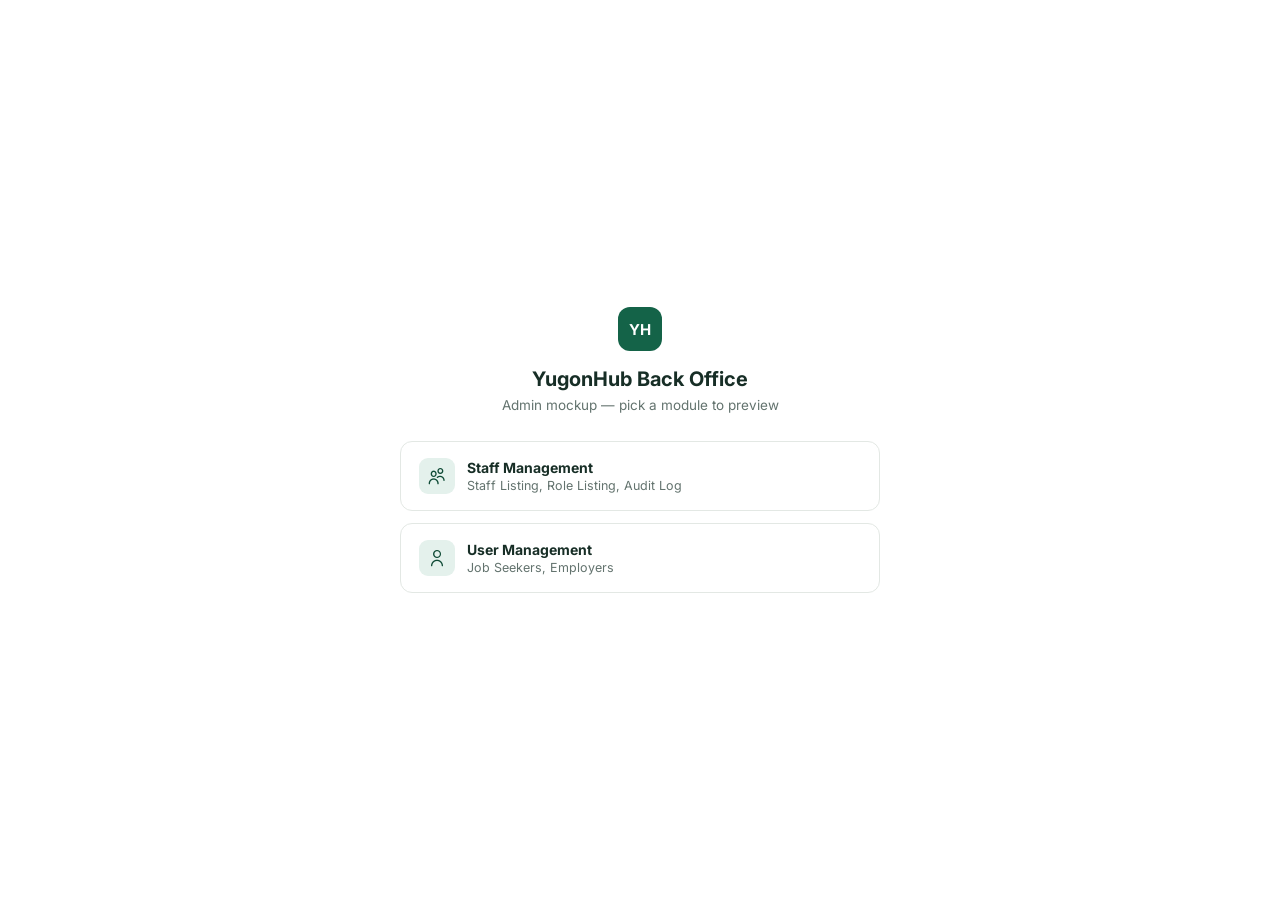
<file: index.html>
<!DOCTYPE html>
<html lang="en">
<head>
<meta charset="UTF-8">
<meta name="viewport" content="width=device-width, initial-scale=1.0">
<title>YugonHub Back Office — Mockup</title>
<link rel="preconnect" href="https://fonts.googleapis.com">
<link rel="preconnect" href="https://fonts.gstatic.com" crossorigin>
<link href="https://fonts.googleapis.com/css2?family=Inter:wght@400;500;600;700&display=swap" rel="stylesheet">
<link rel="stylesheet" href="css/style.css">
<style>
  body { align-items: center; justify-content: center; }
  .landing { max-width: 480px; width: 92vw; text-align: center; padding: 40px 0; }
  .landing .brand-badge { width: 44px; height: 44px; border-radius: 12px; font-size: 15px; margin: 0 auto 16px; }
  .landing h1 { font-size: 20px; margin: 0 0 6px; }
  .landing p { color: var(--text-muted); font-size: 13.5px; margin: 0 0 28px; }
  .landing-links { display: flex; flex-direction: column; gap: 12px; }
  .landing-link {
    display: flex; align-items: center; gap: 12px; text-align: left; padding: 16px 18px;
    border: 1px solid var(--border); border-radius: 12px; background: var(--surface);
    transition: border-color 0.15s ease, box-shadow 0.15s ease;
  }
  .landing-link:hover { border-color: var(--primary); box-shadow: var(--shadow); }
  .landing-link .ico { width: 36px; height: 36px; border-radius: 9px; background: var(--primary-tint); color: var(--primary-dark); display: flex; align-items: center; justify-content: center; flex-shrink: 0; }
  .landing-link .txt .t { font-weight: 700; font-size: 14px; }
  .landing-link .txt .d { font-size: 12.5px; color: var(--text-muted); margin-top: 2px; }
</style>
</head>
<body>
  <div class="landing">
    <div class="brand-badge">YH</div>
    <h1>YugonHub Back Office</h1>
    <p>Admin mockup &mdash; pick a module to preview</p>
    <div class="landing-links">
      <a class="landing-link" href="staff_management.html">
        <div class="ico"><i class="fi fi-rr-users"></i></div>
        <div class="txt"><div class="t">Staff Management</div><div class="d">Staff Listing, Role Listing, Audit Log</div></div>
      </a>
      <a class="landing-link" href="user_management.html">
        <div class="ico"><i class="fi fi-rr-user"></i></div>
        <div class="txt"><div class="t">User Management</div><div class="d">Job Seekers, Employers</div></div>
      </a>
    </div>
  </div>
</body>
</html>
</file>
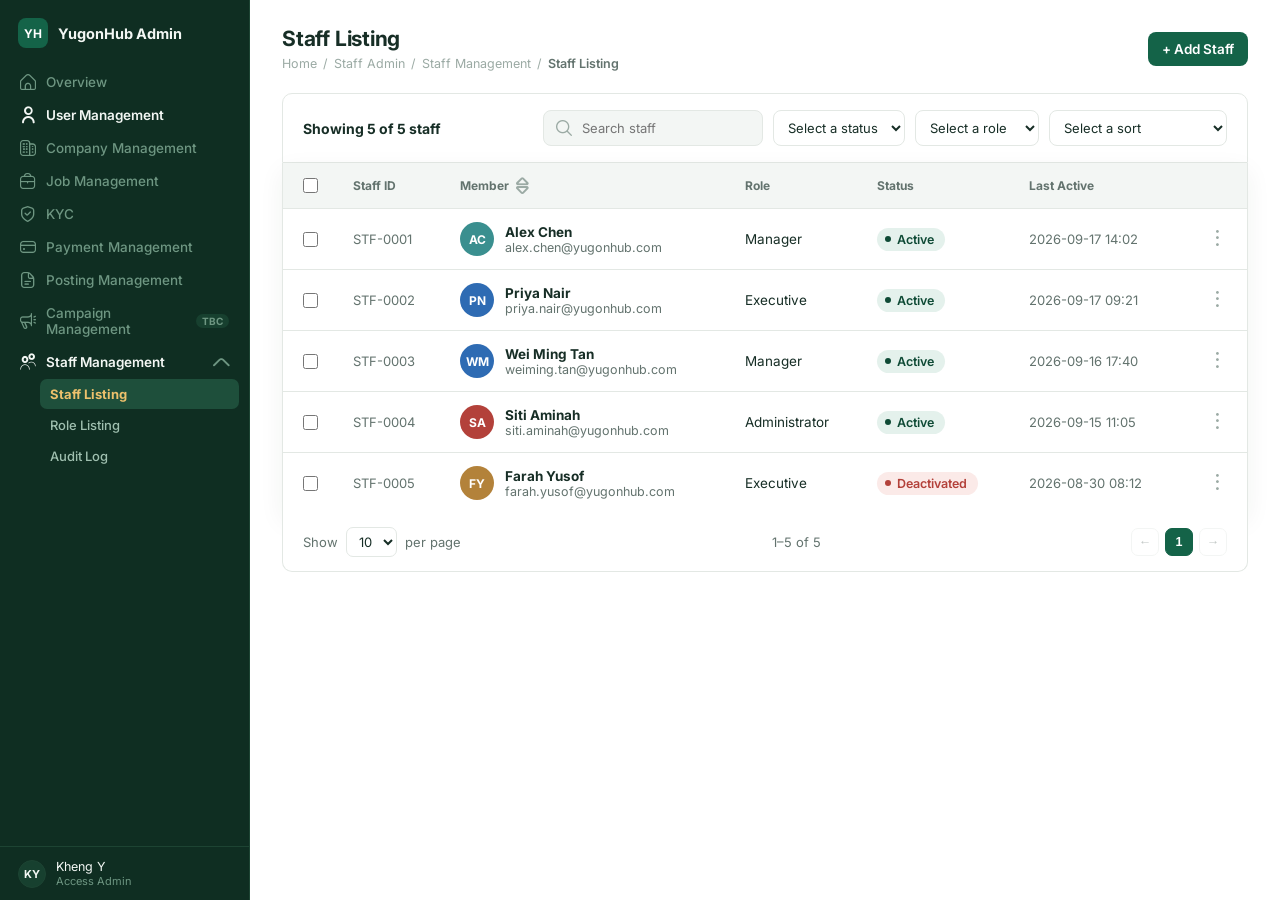
<file: staff_management.html>
<!DOCTYPE html>
<html lang="en">
<head>
<meta charset="UTF-8">
<meta name="viewport" content="width=device-width, initial-scale=1.0">
<title>YugonHub Staff Admin — Staff Management</title>
<link rel="preconnect" href="https://fonts.googleapis.com">
<link rel="preconnect" href="https://fonts.gstatic.com" crossorigin>
<link href="https://fonts.googleapis.com/css2?family=Inter:wght@400;500;600;700&display=swap" rel="stylesheet">
<link rel="stylesheet" href="css/style.css">
</head>
<body>

<!-- ================= SIDEBAR ================= -->
<div class="sidebar">
  <div class="sidebar-head">
    <div class="brand-badge">YH</div>
    <div class="brand-name">YugonHub Admin</div>
  </div>
  <!-- <div class="sidebar-search">
    <i class="fi fi-rr-search"></i>
    Search <span class="kbd">&#8984; /</span>
  </div> -->
  <div class="nav">
    <div class="nav-item disabled"><i class="fi fi-rr-home"></i> Overview</div>
    <a class="nav-item" href="user_management.html"><i class="fi fi-rr-user"></i> User Management</a>
    <div class="nav-item disabled"><i class="fi fi-rr-building"></i> Company Management</div>
    <div class="nav-item disabled"><i class="fi fi-rr-briefcase"></i> Job Management</div>
    <div class="nav-item disabled"><i class="fi fi-rr-shield-check"></i> KYC</div>
    <div class="nav-item disabled"><i class="fi fi-rr-credit-card"></i> Payment Management</div>
    <div class="nav-item disabled"><i class="fi fi-rr-document"></i> Posting Management</div>
    <div class="nav-item disabled">
      <i class="fi fi-rr-megaphone"></i>
      Campaign Management <span class="nav-note">TBC</span>
    </div>

    <div class="nav-group">
      <div class="nav-item" id="staff-nav-toggle">
        <i class="fi fi-rr-users"></i>
        Staff Management
        <i class="fi fi-rr-angle-down chev open" id="staff-nav-chev"></i>
      </div>
      <div class="nav-sub open" id="staff-nav-sub">
        <div class="nav-sub-item active" data-view="staff">Staff Listing</div>
        <div class="nav-sub-item" data-view="role">Role Listing</div>
        <div class="nav-sub-item" data-view="audit">Audit Log</div>
      </div>
    </div>
  </div>
  <div class="sidebar-foot">
    <div class="avatar">KY</div>
    <div class="who">Kheng Y<div class="role">Access Admin</div></div>
  </div>
</div>

<!-- ================= MAIN ================= -->
<div class="main">
  <div class="page">

    <div class="header-row">
      <div class="header-left">
        <h1 id="page-title">Staff Listing</h1>
        <div class="crumbs">Home <span class="sep">/</span> Staff Admin <span class="sep">/</span> Staff Management <span class="sep">/</span> <span class="current" id="crumb-current">Staff Listing</span></div>
      </div>
      <div class="header-actions">
        <button class="btn btn-ghost" style="display:none;"><i class="fi fi-rr-download"></i> Export</button>
        <button class="btn btn-primary" id="btn-add-staff">+ Add Staff</button>
        <button class="btn btn-primary" id="btn-add-role" style="display:none;">+ Add Role</button>
      </div>
    </div>

    <!-- ===================== STAFF LISTING ===================== -->
    <div class="view active" id="view-staff">
      <div class="toolbar">
        <div class="toolbar-title" id="staff-showing">Showing 5 of 5 staff</div>
        <div class="toolbar-controls">
          <div class="search-input">
            <i class="fi fi-rr-search"></i>
            <input id="staff-search" placeholder="Search staff">
          </div>
          <select class="select-ctl" id="staff-status-filter">
            <option value="">Select a status</option>
            <option value="Active">Active</option>
            <option value="Deactivated">Deactivated</option>
          </select>
          <select class="select-ctl" id="staff-role-filter">
            <option value="">Select a role</option>
            <option value="Administrator">Administrator</option>
            <option value="Manager">Manager</option>
            <option value="Executive">Executive</option>
          </select>
          <select class="select-ctl" id="staff-sort">
            <option value="name">Select a sort</option>
            <option value="name">Name (A&ndash;Z)</option>
            <option value="recent">Most recently created</option>
          </select>
          <button class="filter-btn" style="display:none;"><i class="fi fi-rr-filter"></i> Filters</button>
        </div>
      </div>
      <div class="table-card">
        <table>
          <thead>
            <tr>
              <th class="col-check"><input type="checkbox" id="staff-check-all"></th>
              <th><div class="th-inner">Staff ID</div></th>
              <th><div class="th-inner">Member <i class="fi fi-rr-sort sort-ic"></i></div></th>
              <th><div class="th-inner">Role</div></th>
              <th><div class="th-inner">Status</div></th>
              <th><div class="th-inner">Last Active</div></th>
              <th></th>
            </tr>
          </thead>
          <tbody id="staff-tbody"></tbody>
        </table>
      </div>
      <div class="pagination">
        <div class="per-page">Show <select><option>10</option></select> per page</div>
        <div id="staff-page-info">1&ndash;5 of 5</div>
        <div class="page-controls">
          <button class="page-btn" disabled>&#8592;</button>
          <button class="page-btn active">1</button>
          <button class="page-btn" disabled>&#8594;</button>
        </div>
      </div>
    </div>

    <!-- ===================== ROLE LISTING ===================== -->
    <div class="view" id="view-role">
      <div class="toolbar">
        <div class="toolbar-title" id="role-showing">Showing 8 of 8 roles</div>
        <div class="toolbar-controls">
          <div class="search-input">
            <i class="fi fi-rr-search"></i>
            <input id="role-search" placeholder="Search roles">
          </div>
          <select class="select-ctl" id="role-sort">
            <option value="">Select a sort</option>
            <option value="name">Name (A&ndash;Z)</option>
            <option value="count">Most staff assigned</option>
          </select>
          <button class="filter-btn" style="display:none;"><i class="fi fi-rr-filter"></i> Filters</button>
        </div>
      </div>
      <div class="table-card">
        <table>
          <thead>
            <tr>
              <th class="col-check"><input type="checkbox" id="role-check-all"></th>
              <th><div class="th-inner">Role <i class="fi fi-rr-sort sort-ic"></i></div></th>
              <th><div class="th-inner">Role Status</div></th>
              <th><div class="th-inner">Functions Assigned</div></th>
              <th><div class="th-inner">Staff Assigned</div></th>
              <th><div class="th-inner">Last Updated</div></th>
              <th></th>
            </tr>
          </thead>
          <tbody id="role-tbody"></tbody>
        </table>
      </div>
      <div class="pagination">
        <div class="per-page">Show <select><option>10</option></select> per page</div>
        <div id="role-page-info">1&ndash;8 of 8</div>
        <div class="page-controls">
          <button class="page-btn" disabled>&#8592;</button>
          <button class="page-btn active">1</button>
          <button class="page-btn" disabled>&#8594;</button>
        </div>
      </div>
    </div>

    <!-- ===================== AUDIT LOG (combined) ===================== -->
    <div class="view" id="view-audit">
      <div class="toolbar">
        <div class="toolbar-title" id="audit-showing">Showing 0 of 0 events</div>
        <div class="toolbar-controls">
          <div class="search-input">
            <i class="fi fi-rr-search"></i>
            <input id="audit-search" placeholder="Search audit log">
          </div>
          <select class="select-ctl" id="audit-category-filter">
            <option value="">All categories</option>
            <option value="Staff">Staff</option>
            <option value="Role">Role</option>
          </select>
          <select class="select-ctl" id="audit-sort">
            <option value="newest">Newest first</option>
            <option value="oldest">Oldest first</option>
          </select>
          <button class="filter-btn" style="display:none;"><i class="fi fi-rr-filter"></i> Filters</button>
        </div>
      </div>
      <div class="table-card">
        <table class="audit-table">
          <thead>
            <tr>
              <th><div class="th-inner">Date/Time</div></th>
              <th><div class="th-inner">Category</div></th>
              <th><div class="th-inner">Staff ID</div></th>
              <th><div class="th-inner">Role</div></th>
              <th><div class="th-inner">Action</div></th>
              <th><div class="th-inner">Previous Value</div></th>
              <th><div class="th-inner">New Value</div></th>
            </tr>
          </thead>
          <tbody id="audit-tbody"></tbody>
        </table>
      </div>
      <div class="pagination">
        <div class="per-page">Show <select><option>10</option></select> per page</div>
        <div id="audit-page-info">0 of 0</div>
        <div class="page-controls">
          <button class="page-btn" disabled>&#8592;</button>
          <button class="page-btn active">1</button>
          <button class="page-btn" disabled>&#8594;</button>
        </div>
      </div>
    </div>

  </div>
</div>

<!-- ===================== OVERLAY ===================== -->
<div class="overlay" id="overlay"></div>

<!-- ===================== STAFF DRAWER ===================== -->
<div class="drawer" id="staff-drawer">
  <div class="drawer-head">
    <div><h2 id="staff-drawer-title">Add Staff</h2><div class="drawer-sub" id="staff-drawer-sub">New staff account</div></div>
    <button class="drawer-close" data-close><i class="fi fi-rr-cross-small"></i></button>
  </div>
  <div class="drawer-tabs" id="staff-drawer-tabs">
    <button class="drawer-tab active" data-dtab="staff-details">Details</button>
    <button class="drawer-tab" data-dtab="staff-audit">Audit Log</button>
  </div>
  <div class="drawer-body">
    <div class="drawer-tabbody active" id="staff-details">
      <div class="field" id="staff-id-field">
        <label>Staff ID</label>
        <div class="value" data-view-field="staffId"></div>
        <div class="field-hint">Automatically generated by the system upon account creation.</div>
      </div>
      <div class="field"><label>Full Name</label><div class="value" data-view-field="name"></div><input data-edit-field="name" style="display:none"></div>
      <div class="field"><label>Email</label><div class="value" data-view-field="email"></div><input data-edit-field="email" style="display:none"></div>
      <div class="field">
        <label>Role</label><div class="value" data-view-field="role"></div>
        <select data-edit-field="role" style="display:none">
          <option>Administrator</option><option>Manager</option><option>Executive</option>
        </select>
        <div class="field-hint">Role determines back-office function access. Current role names are still pending Product confirmation.</div>
      </div>
      <div class="field" id="staff-status-field">
        <label>Status</label><div class="value" data-view-field="statusLabel"></div>
        <select data-edit-field="status" style="display:none"><option value="Active">Active</option><option value="Deactivated">Deactivated</option></select>
      </div>
      <div class="field" id="staff-created-field">
        <label>Created Date</label>
        <div class="value" data-view-field="createdDate"></div>
      </div>
      <div class="field" id="staff-updated-field">
        <label>Last Updated</label>
        <div class="value" data-view-field="lastUpdated"></div>
      </div>
    </div>
    <div class="drawer-tabbody" id="staff-audit">
      <table class="audit-table">
        <thead><tr><th>Date/Time</th><th>Staff ID</th><th>Role</th><th>Action</th><th>Previous Value</th><th>New Value</th></tr></thead>
        <tbody id="staff-audit-rows"></tbody>
      </table>
    </div>
  </div>
  <div class="drawer-foot" id="staff-drawer-foot"></div>
</div>

<!-- ===================== ROLE DRAWER ===================== -->
<div class="drawer" id="role-drawer">
  <div class="drawer-head">
    <div><h2 id="role-drawer-title">Add Role</h2><div class="drawer-sub" id="role-drawer-sub">New role template</div></div>
    <button class="drawer-close" data-close><i class="fi fi-rr-cross-small"></i></button>
  </div>
  <div class="drawer-tabs" id="role-drawer-tabs">
    <button class="drawer-tab active" data-dtab="role-details">Details</button>
    <button class="drawer-tab" data-dtab="role-function">Function Assignment</button>
    <button class="drawer-tab" data-dtab="role-audit">Audit Log</button>
  </div>
  <div class="drawer-body">
    <div class="drawer-tabbody active" id="role-details">
      <div class="field"><label>Role Name</label><div class="value" data-view-field="roleName"></div><input data-edit-field="roleName" style="display:none"></div>
      <div class="field" id="role-status-field">
        <label>Role Status</label><div class="value" data-view-field="roleStatusLabel"></div>
        <select data-edit-field="roleStatus" style="display:none"><option value="Active">Active</option><option value="Deactivated">Deactivated</option></select>
      </div>
      <div class="field" id="role-created-field">
        <label>Created Date</label><div class="value" data-view-field="roleCreated"></div>
      </div>
      <div class="field" id="role-updated-field">
        <label>Last Updated</label><div class="value" data-view-field="roleUpdated"></div>
      </div>
      <div class="empty-note">A Role is a predefined set of access permissions determining which back-office functions a staff member can access. Current role names (Administrator, Manager, Executive) are still pending Product confirmation.</div>
    </div>
    <div class="drawer-tabbody" id="role-function">
      <p class="muted-cell" style="margin-top:0;">Based on the current Staff Management scope. Final function list is still pending Product confirmation.</p>
      <div class="fn-group">
        <p class="fn-group-title">Staff Management</p>
        <div id="fn-group-staff"></div>
      </div>
      <div class="fn-group">
        <p class="fn-group-title">Role Management</p>
        <div id="fn-group-role"></div>
      </div>
    </div>
    <div class="drawer-tabbody" id="role-audit">
      <table class="audit-table">
        <thead><tr><th>Date/Time</th><th>Staff ID</th><th>Role</th><th>Action</th><th>Previous Value</th><th>New Value</th></tr></thead>
        <tbody id="role-audit-rows"></tbody>
      </table>
    </div>
  </div>
  <div class="drawer-foot" id="role-drawer-foot"></div>
</div>

<script src="js/script.js"></script>
</body>
</html>
</file>
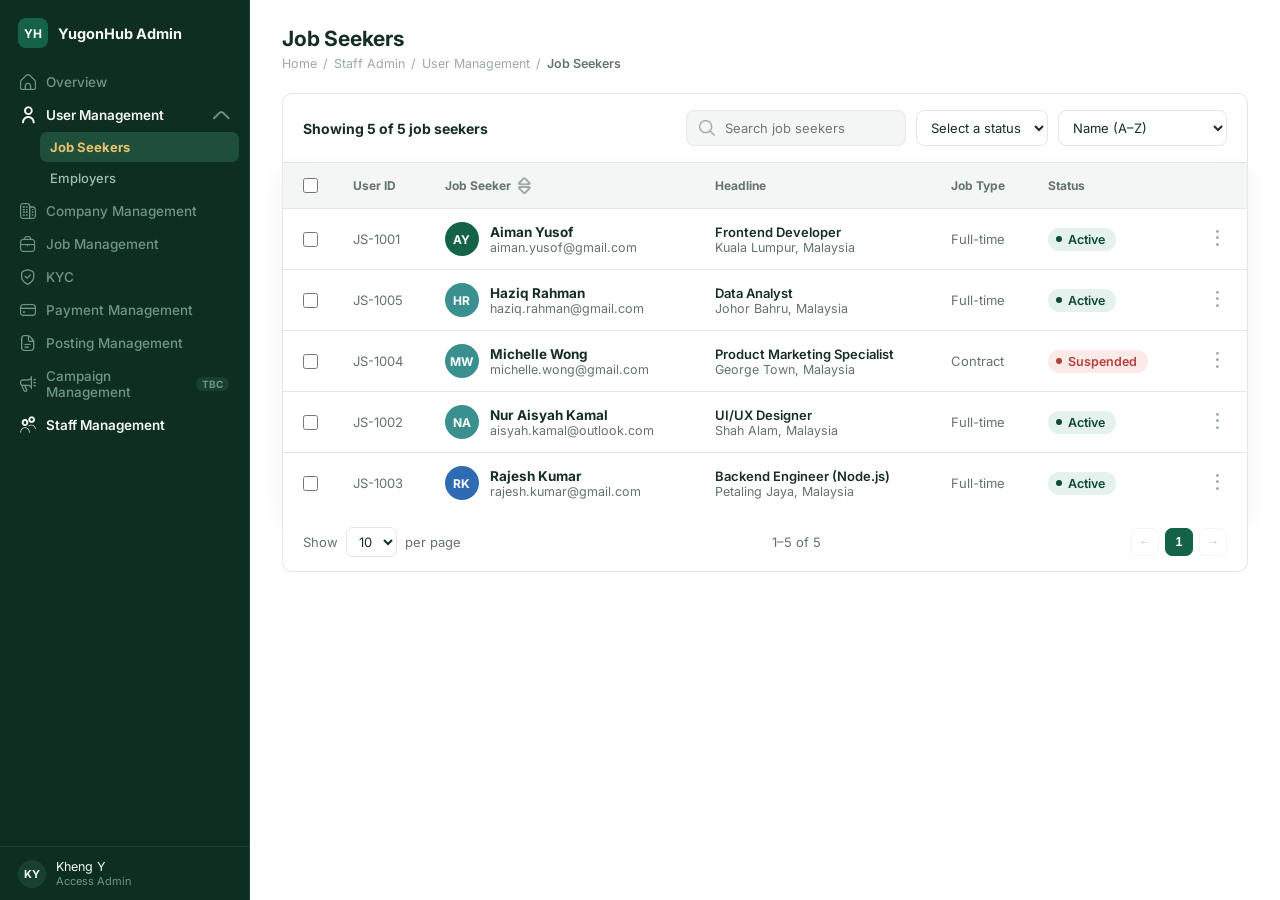
<file: user_management.html>
<!DOCTYPE html>
<html lang="en">
<head>
<meta charset="UTF-8">
<meta name="viewport" content="width=device-width, initial-scale=1.0">
<title>YugonHub Staff Admin — User Management</title>
<link rel="preconnect" href="https://fonts.googleapis.com">
<link rel="preconnect" href="https://fonts.gstatic.com" crossorigin>
<link href="https://fonts.googleapis.com/css2?family=Inter:wght@400;500;600;700&display=swap" rel="stylesheet">
<link rel="stylesheet" href="css/style.css">
<link rel="stylesheet" href="css/user-management.css">
</head>
<body>

<!-- ================= SIDEBAR ================= -->
<div class="sidebar">
  <div class="sidebar-head">
    <div class="brand-badge">YH</div>
    <div class="brand-name">YugonHub Admin</div>
  </div>
  <div class="nav">
    <div class="nav-item disabled"><i class="fi fi-rr-home"></i> Overview</div>

    <div class="nav-group">
      <div class="nav-item" id="user-nav-toggle">
        <i class="fi fi-rr-user"></i>
        User Management
        <i class="fi fi-rr-angle-down chev open" id="user-nav-chev"></i>
      </div>
      <div class="nav-sub open" id="user-nav-sub">
        <div class="nav-sub-item active" data-view="jobseeker">Job Seekers</div>
        <div class="nav-sub-item" data-view="employer">Employers</div>
      </div>
    </div>

    <div class="nav-item disabled"><i class="fi fi-rr-building"></i> Company Management</div>
    <div class="nav-item disabled"><i class="fi fi-rr-briefcase"></i> Job Management</div>
    <div class="nav-item disabled"><i class="fi fi-rr-shield-check"></i> KYC</div>
    <div class="nav-item disabled"><i class="fi fi-rr-credit-card"></i> Payment Management</div>
    <div class="nav-item disabled"><i class="fi fi-rr-document"></i> Posting Management</div>
    <div class="nav-item disabled">
      <i class="fi fi-rr-megaphone"></i>
      Campaign Management <span class="nav-note">TBC</span>
    </div>
    <a class="nav-item" href="staff_management.html">
      <i class="fi fi-rr-users"></i>
      Staff Management
    </a>
  </div>
  <div class="sidebar-foot">
    <div class="avatar">KY</div>
    <div class="who">Kheng Y<div class="role">Access Admin</div></div>
  </div>
</div>

<!-- ================= MAIN ================= -->
<div class="main">
  <div class="page">

    <div class="header-row">
      <div class="header-left">
        <h1 id="page-title">Job Seekers</h1>
        <div class="crumbs">Home <span class="sep">/</span> Staff Admin <span class="sep">/</span> User Management <span class="sep">/</span> <span class="current" id="crumb-current">Job Seekers</span></div>
      </div>
      <div class="header-actions">
        <button class="btn btn-ghost" style="display:none;"><i class="fi fi-rr-download"></i> Export</button>
      </div>
    </div>

    <!-- ===================== JOB SEEKER LISTING ===================== -->
    <div class="view active" id="view-jobseeker">
      <div class="toolbar">
        <div class="toolbar-title" id="js-showing">Showing 5 of 5 job seekers</div>
        <div class="toolbar-controls">
          <div class="search-input">
            <i class="fi fi-rr-search"></i>
            <input id="js-search" placeholder="Search job seekers">
          </div>
          <select class="select-ctl" id="js-status-filter">
            <option value="">Select a status</option>
            <option value="Active">Active</option>
            <option value="Suspended">Suspended</option>
          </select>
          <select class="select-ctl" id="js-sort">
            <option value="name">Name (A&ndash;Z)</option>
            <option value="recent">Most recently joined</option>
          </select>
          <button class="filter-btn" style="display:none;"><i class="fi fi-rr-filter"></i> Filters</button>
        </div>
      </div>
      <div class="table-card">
        <table>
          <thead>
            <tr>
              <th class="col-check"><input type="checkbox" id="js-check-all"></th>
              <th><div class="th-inner">User ID</div></th>
              <th><div class="th-inner">Job Seeker <i class="fi fi-rr-sort sort-ic"></i></div></th>
              <th><div class="th-inner">Headline</div></th>
              <th><div class="th-inner">Job Type</div></th>
              <th><div class="th-inner">Status</div></th>
              <th></th>
            </tr>
          </thead>
          <tbody id="js-tbody"></tbody>
        </table>
      </div>
      <div class="pagination">
        <div class="per-page">Show <select><option>10</option></select> per page</div>
        <div id="js-page-info">1&ndash;5 of 5</div>
        <div class="page-controls">
          <button class="page-btn" disabled>&#8592;</button>
          <button class="page-btn active">1</button>
          <button class="page-btn" disabled>&#8594;</button>
        </div>
      </div>
    </div>

    <!-- ===================== EMPLOYER LISTING ===================== -->
    <div class="view" id="view-employer">
      <div class="toolbar">
        <div class="toolbar-title" id="emp-showing">Showing 4 of 4 employers</div>
        <div class="toolbar-controls">
          <div class="search-input">
            <i class="fi fi-rr-search"></i>
            <input id="emp-search" placeholder="Search employers">
          </div>
          <select class="select-ctl" id="emp-status-filter">
            <option value="">Select a status</option>
            <option value="Active">Active</option>
            <option value="Pending Verification">Pending Verification</option>
            <option value="Suspended">Suspended</option>
          </select>
          <button class="filter-btn" style="display:none;"><i class="fi fi-rr-filter"></i> Filters</button>
        </div>
      </div>
      <div class="table-card">
        <table>
          <thead>
            <tr>
              <th class="col-check"><input type="checkbox" id="emp-check-all"></th>
              <th><div class="th-inner">Employer ID</div></th>
              <th><div class="th-inner">Company <i class="fi fi-rr-sort sort-ic"></i></div></th>
              <th><div class="th-inner">Industry</div></th>
              <th><div class="th-inner">Company Size</div></th>
              <th><div class="th-inner">Status</div></th>
              <th></th>
            </tr>
          </thead>
          <tbody id="emp-tbody"></tbody>
        </table>
      </div>
      <div class="pagination">
        <div class="per-page">Show <select><option>10</option></select> per page</div>
        <div id="emp-page-info">1&ndash;4 of 4</div>
        <div class="page-controls">
          <button class="page-btn" disabled>&#8592;</button>
          <button class="page-btn active">1</button>
          <button class="page-btn" disabled>&#8594;</button>
        </div>
      </div>
    </div>

  </div>
</div>

<!-- ===================== OVERLAY ===================== -->
<div class="overlay" id="overlay"></div>

<!-- ===================== JOB SEEKER DRAWER ===================== -->
<div class="drawer" id="jobseeker-drawer">
  <div class="drawer-head">
    <div><h2 id="jobseeker-drawer-title">Job Seeker Details</h2><div class="drawer-sub" id="jobseeker-drawer-sub"></div></div>
    <button class="drawer-close" data-close><i class="fi fi-rr-cross-small"></i></button>
  </div>
  <div class="drawer-tabs" id="jobseeker-drawer-tabs">
    <button class="drawer-tab active" data-dtab="jobseeker-profile">Profile</button>
    <button class="drawer-tab" data-dtab="jobseeker-cv">Resume / CV</button>
    <button class="drawer-tab" data-dtab="jobseeker-experience">Experience</button>
    <button class="drawer-tab" data-dtab="jobseeker-projects">Projects</button>
    <button class="drawer-tab" data-dtab="jobseeker-education">Education</button>
  </div>
  <div class="drawer-body">
    <div class="drawer-tabbody active" id="jobseeker-profile">
      <div class="section-block">
        <p class="section-title">Personal Information</p>
        <div class="detail-grid">
          <div class="field"><label>User ID</label><div class="value" data-view-field="userId"></div></div>
          <div class="field"><label>Status</label>
            <div class="value" data-view-field="statusLabel"></div>
            <select data-edit-field="status" style="display:none"><option value="Active">Active</option><option value="Suspended">Suspended</option></select>
          </div>
          <div class="field"><label>Full Name</label><div class="value" data-view-field="name"></div></div>
          <div class="field"><label>Preferred Job Type</label><div class="value" data-view-field="preferredJobType"></div></div>
          <div class="field"><label>Email</label><div class="value" data-view-field="email"></div></div>
          <div class="field"><label>Phone</label><div class="value" data-view-field="phone"></div></div>
          <div class="field full"><label>Location</label><div class="value" data-view-field="location"></div></div>
          <div class="field"><label>Joined Date</label><div class="value" data-view-field="joined"></div></div>
          <div class="field"><label>Last Active</label><div class="value" data-view-field="lastActive"></div></div>
        </div>
      </div>
      <div class="section-block">
        <p class="section-title">Headline</p>
        <div class="value" data-view-field="headline"></div>
      </div>
      <div class="section-block">
        <p class="section-title">Professional Summary</p>
        <div class="value" data-view-field="bio"></div>
      </div>
      <div class="section-block">
        <p class="section-title">Skills</p>
        <div class="chip-row" data-view-field="skills"></div>
      </div>
    </div>
    <div class="drawer-tabbody" id="jobseeker-cv"></div>
    <div class="drawer-tabbody" id="jobseeker-experience"></div>
    <div class="drawer-tabbody" id="jobseeker-projects"></div>
    <div class="drawer-tabbody" id="jobseeker-education"></div>
  </div>
  <div class="drawer-foot" id="jobseeker-drawer-foot"></div>
</div>

<!-- ===================== EMPLOYER DRAWER ===================== -->
<div class="drawer" id="employer-drawer">
  <div class="drawer-head">
    <div><h2 id="employer-drawer-title">Employer Details</h2><div class="drawer-sub" id="employer-drawer-sub"></div></div>
    <button class="drawer-close" data-close><i class="fi fi-rr-cross-small"></i></button>
  </div>
  <div class="drawer-tabs" id="employer-drawer-tabs">
    <button class="drawer-tab active" data-dtab="employer-profile">Company Profile</button>
    <button class="drawer-tab" data-dtab="employer-contact">Contact Person</button>
  </div>
  <div class="drawer-body">
    <div class="drawer-tabbody active" id="employer-profile">
      <div class="section-block">
        <p class="section-title">Company Information</p>
        <div class="detail-grid">
          <div class="field"><label>Employer ID</label><div class="value" data-view-field="employerId"></div></div>
          <div class="field"><label>Status</label>
            <div class="value" data-view-field="statusLabel"></div>
            <select data-edit-field="status" style="display:none">
              <option value="Active">Active</option>
              <option value="Pending Verification">Pending Verification</option>
              <option value="Suspended">Suspended</option>
            </select>
          </div>
          <div class="field"><label>Company Name</label><div class="value" data-view-field="companyName"></div></div>
          <div class="field"><label>KYC Verification</label><div class="value" data-view-field="verification"></div></div>
          <div class="field"><label>Email</label><div class="value" data-view-field="email"></div></div>
          <div class="field"><label>Website</label><div class="value" data-view-field="website"></div></div>
          <div class="field"><label>Industry</label><div class="value" data-view-field="industry"></div></div>
          <div class="field"><label>Company Size</label><div class="value" data-view-field="companySize"></div></div>
          <div class="field full"><label>Headquarters</label><div class="value" data-view-field="hq"></div></div>
          <div class="field"><label>Joined Date</label><div class="value" data-view-field="joined"></div></div>
          <div class="field"><label>Last Active</label><div class="value" data-view-field="lastActive"></div></div>
        </div>
      </div>
      <div class="section-block">
        <p class="section-title">About the Company</p>
        <div class="value" data-view-field="about"></div>
      </div>
    </div>
    <div class="drawer-tabbody" id="employer-contact">
      <div class="section-block">
        <p class="section-title">Primary Contact Person</p>
        <div class="detail-grid">
          <div class="field"><label>Name</label><div class="value" data-view-field="contactName"></div></div>
          <div class="field"><label>Designation</label><div class="value" data-view-field="contactDesignation"></div></div>
          <div class="field"><label>Email</label><div class="value" data-view-field="contactEmail"></div></div>
          <div class="field"><label>Phone</label><div class="value" data-view-field="contactPhone"></div></div>
        </div>
      </div>
    </div>
  </div>
  <div class="drawer-foot" id="employer-drawer-foot"></div>
</div>

<script src="js/user-management.js"></script>
</body>
</html>
</file>
<file: css/style.css>
:root {
    /* Main content \u2014 clean white, fixed regardless of viewer theme */
    --bg: #FFFFFF;
    --surface: #FFFFFF;
    --surface-alt: #F3F6F4;
    --border: #E3E8E4;
    --text: #172E26;
    --text-muted: #63736E;
    --text-faint: #9BAAA4;
    --primary: #146348;
    --primary-dark: #0E4A35;
    --primary-tint: #E4F1EC;
    --accent: #EDC16C;
    --danger: #B3413A;
    --danger-tint: #FBEAE8;
    --info: #2E6BB3;
    --info-tint: #E7F0FA;
    --radius: 10px;
    --shadow: 0 8px 24px rgba(23, 46, 38, 0.06);

    /* Sidebar \u2014 dark green, fixed regardless of viewer theme */
    --sidebar-bg: #0F2E22;
    --sidebar-bg-hover: #17402F;
    --sidebar-border: #1D4433;
    --sidebar-text: #F3F7F4;
    --sidebar-text-muted: #9FBFAF;
    --sidebar-text-faint: #6E9682;
    --sidebar-active-bg: #1E4F3B;
    --sidebar-active-text: #EDC16C;
  }

  * { box-sizing: border-box; }
  html, body { height: 100%; }
  body {
    margin: 0; background: var(--bg); color: var(--text);
    font-family: 'Inter', -apple-system, BlinkMacSystemFont, 'Segoe UI', sans-serif;
    -webkit-font-smoothing: antialiased; display: flex; min-height: 100vh;
  }
  .icon { width: 17px; height: 17px; flex-shrink: 0; }
  a { color: inherit; text-decoration: none; }

  /* ================= Sidebar ================= */
  .sidebar {
    width: 250px; flex-shrink: 0; background: var(--sidebar-bg); border-right: 1px solid var(--sidebar-border);
    display: flex; flex-direction: column; height: 100vh; position: sticky; top: 0; overflow-y: auto;
  }
  .sidebar-head { display: flex; align-items: center; gap: 10px; padding: 18px 18px 14px; }
  .brand-badge {
    width: 30px; height: 30px; border-radius: 8px; background: var(--primary); color: #fff;
    display: flex; align-items: center; justify-content: center; font-weight: 700; font-size: 12px; flex-shrink: 0;
  }
  .brand-name { font-weight: 700; font-size: 14.5px; flex: 1; color: var(--sidebar-text); }
  .sidebar-search {
    margin: 0 14px 14px; display: flex; align-items: center; gap: 8px;
    background: var(--sidebar-bg-hover); border: 1px solid var(--sidebar-border); border-radius: 8px;
    padding: 8px 10px; color: var(--sidebar-text-muted); font-size: 13px;
  }
  .sidebar-search .kbd {
    margin-left: auto; font-size: 10.5px; background: var(--sidebar-bg); border: 1px solid var(--sidebar-border);
    border-radius: 5px; padding: 1px 5px; color: var(--sidebar-text-faint);
  }
  .nav { flex: 1; padding: 4px 10px 16px; }
  .nav-item {
    display: flex; align-items: center; gap: 10px; padding: 8px 10px; border-radius: 8px;
    font-size: 13.5px; font-weight: 600; color: var(--sidebar-text); cursor: pointer; margin-bottom: 1px;
  }
  .nav-item:hover { background: var(--sidebar-bg-hover); }
  .nav-item.disabled { color: var(--sidebar-text-faint); cursor: default; font-weight: 500; }
  .nav-item.disabled:hover { background: transparent; }
  .nav-item .chev { margin-left: auto; transition: transform 0.15s ease; color: var(--sidebar-text-faint); }
  .nav-item .chev.open { transform: rotate(180deg); }
  .nav-note { font-size: 10px; font-weight: 700; color: var(--sidebar-text-faint); background: var(--sidebar-bg-hover); border-radius: 999px; padding: 1px 6px; margin-left: auto; }
  .nav-group { margin-bottom: 2px; }
  .nav-sub { padding-left: 30px; display: none; }
  .nav-sub.open { display: block; }
  .nav-sub-item {
    padding: 7px 10px; border-radius: 7px; font-size: 13px; color: var(--sidebar-text-muted); font-weight: 500; cursor: pointer; margin-bottom: 1px;
  }
  .nav-sub-item:hover { background: var(--sidebar-bg-hover); color: var(--sidebar-text); }
  .nav-sub-item.active { background: var(--sidebar-active-bg); color: var(--sidebar-active-text); font-weight: 700; }

  .sidebar-foot { padding: 12px 18px; border-top: 1px solid var(--sidebar-border); display: flex; align-items: center; gap: 10px; }
  .sidebar-foot .avatar { width: 28px; height: 28px; border-radius: 50%; background: var(--sidebar-bg-hover); border: 1px solid var(--sidebar-border); display: flex; align-items: center; justify-content: center; font-size: 11px; font-weight: 700; color: var(--sidebar-text); }
  .sidebar-foot .who { font-size: 12.5px; color: var(--sidebar-text); }
  .sidebar-foot .who .role { color: var(--sidebar-text-faint); font-size: 11px; }

  /* ================= Main ================= */
  .main { flex: 1; min-width: 0; }
  .page { max-width: 1240px; margin: 0 auto; padding: 26px 32px 60px; }

  .header-row { display: flex; align-items: center; justify-content: space-between; margin-bottom: 22px; gap: 16px; flex-wrap: wrap; }
  .header-left h1 { font-size: 21px; font-weight: 700; margin: 0 0 5px; letter-spacing: -0.01em; }
  .crumbs { font-size: 12.5px; color: var(--text-faint); display: flex; align-items: center; gap: 6px; }
  .crumbs .sep { color: var(--text-faint); }
  .crumbs .current { color: var(--text-muted); font-weight: 600; }
  .header-actions { display: flex; align-items: center; gap: 10px; }

  .btn {
    appearance: none; border: none; cursor: pointer; font-family: inherit;
    font-size: 13.5px; font-weight: 600; border-radius: 8px; padding: 9px 14px;
    display: inline-flex; align-items: center; gap: 7px; white-space: nowrap;
  }
  .btn-primary { background: var(--primary); color: #fff; }
  .btn-primary:hover { background: var(--primary-dark); }
  .btn-ghost { background: var(--surface); color: var(--text); border: 1px solid var(--border); }
  .btn-ghost:hover { background: var(--surface-alt); }

  /* ---- Toolbar ---- */
  .toolbar {
    display: flex; align-items: center; justify-content: space-between; gap: 12px;
    padding: 16px 20px; background: var(--surface); border: 1px solid var(--border);
    border-radius: var(--radius) var(--radius) 0 0; flex-wrap: wrap;
  }
  .toolbar-title { font-size: 14px; font-weight: 700; white-space: nowrap; }
  .toolbar-controls { display: flex; align-items: center; gap: 10px; flex-wrap: wrap; }
  .search-input {
    display: flex; align-items: center; gap: 8px; background: var(--surface-alt);
    border: 1px solid var(--border); border-radius: 8px; padding: 8px 12px; width: 220px; color: var(--text-faint);
  }
  .search-input input {
    border: none; background: transparent; outline: none; font-family: inherit; font-size: 13px;
    color: var(--text); width: 100%;
  }
  .select-ctl {
    font-family: inherit; font-size: 13px; color: var(--text); background: var(--surface);
    border: 1px solid var(--border); border-radius: 8px; padding: 8px 10px; cursor: pointer;
  }
  .filter-btn {
    display: flex; align-items: center; gap: 6px; background: var(--primary-tint); color: var(--primary-dark);
    border: 1px solid transparent; border-radius: 8px; padding: 8px 12px; font-size: 13px; font-weight: 700; cursor: pointer;
  }

  /* ---- Table ---- */
  .table-card { background: var(--surface); border: 1px solid var(--border); border-top: none; border-radius: 0; overflow: hidden; box-shadow: var(--shadow); }
  table { width: 100%; border-collapse: collapse; font-size: 13.5px; }
  thead th {
    text-align: left; font-size: 12px; color: var(--text-muted); font-weight: 700;
    padding: 12px 16px; border-bottom: 1px solid var(--border); background: var(--surface-alt);
    white-space: nowrap;
  }
  th .th-inner { display: flex; align-items: center; gap: 5px; cursor: pointer; }
  th .sort-ic { color: var(--text-faint); }
  tbody td { padding: 13px 16px; border-bottom: 1px solid var(--border); vertical-align: middle; }
  tbody tr:last-child td { border-bottom: none; }
  tbody tr:hover { background: var(--surface-alt); }
  .col-check { width: 40px; }
  input[type="checkbox"] { width: 15px; height: 15px; accent-color: var(--primary); cursor: pointer; }

  .member-cell { display: flex; align-items: center; gap: 11px; cursor: pointer; }
  .avatar-circle {
    width: 34px; height: 34px; border-radius: 50%; display: flex; align-items: center; justify-content: center;
    font-size: 12px; font-weight: 700; color: #fff; flex-shrink: 0;
  }
  .member-name { font-weight: 700; font-size: 13.5px; }
  .member-email { color: var(--text-muted); font-size: 12.5px; }

  .role-cell { display: flex; align-items: center; gap: 11px; cursor: pointer; }
  .role-icon {
    width: 34px; height: 34px; border-radius: 9px; display: flex; align-items: center; justify-content: center;
    background: var(--primary-tint); color: var(--primary-dark); flex-shrink: 0;
  }
  .role-name { font-weight: 700; font-size: 13.5px; }
  .role-desc { color: var(--text-muted); font-size: 12.5px; max-width: 320px; }

  .status-pill {
    display: inline-flex; align-items: center; gap: 6px; font-size: 12.5px; font-weight: 600;
    padding: 4px 11px 4px 8px; border-radius: 999px;
  }
  .status-pill .dot { width: 6px; height: 6px; border-radius: 50%; background: currentColor; flex-shrink: 0; }
  .st-active { background: var(--primary-tint); color: var(--primary-dark); }
  .st-disabled { background: var(--danger-tint); color: var(--danger); }

  .count-pill { font-size: 12px; font-weight: 700; color: var(--text); background: var(--surface-alt); border: 1px solid var(--border); border-radius: 999px; padding: 3px 10px; }
  .muted-cell { color: var(--text-muted); font-size: 13px; }

  .row-menu { position: relative; text-align: right; }
  .row-menu-btn { background: transparent; border: none; cursor: pointer; color: var(--text-faint); padding: 6px; border-radius: 6px; }
  .row-menu-btn:hover { background: var(--surface-alt); color: var(--text); }
  .row-menu-drop {
    position: absolute; right: 0; top: 32px; background: var(--surface); border: 1px solid var(--border);
    border-radius: 8px; box-shadow: var(--shadow); min-width: 140px; z-index: 20; display: none; overflow: hidden;
  }
  .row-menu-drop.open { display: block; }
  .row-menu-drop button {
    display: block; width: 100%; text-align: left; background: none; border: none; padding: 9px 12px;
    font-family: inherit; font-size: 13px; color: var(--text); cursor: pointer;
  }
  .row-menu-drop button:hover { background: var(--surface-alt); }
  .row-menu-drop button.danger-item { color: var(--danger); }

  .empty-cell { padding: 40px 20px; text-align: center; color: var(--text-faint); font-size: 13.5px; }

  /* ---- Pagination ---- */
  .pagination {
    display: flex; align-items: center; justify-content: space-between; padding: 14px 20px;
    border: 1px solid var(--border); border-top: none; border-radius: 0 0 var(--radius) var(--radius);
    background: var(--surface); font-size: 13px; color: var(--text-muted); flex-wrap: wrap; gap: 10px;
    margin-top: -1px;
  }
  .per-page { display: flex; align-items: center; gap: 8px; }
  .per-page select { font-family: inherit; font-size: 13px; border: 1px solid var(--border); border-radius: 7px; padding: 5px 8px; background: var(--surface); color: var(--text); }
  .page-controls { display: flex; align-items: center; gap: 6px; }
  .page-btn {
    width: 28px; height: 28px; border-radius: 7px; border: 1px solid var(--border); background: var(--surface);
    color: var(--text-muted); font-size: 12.5px; font-weight: 600; cursor: pointer; display: flex; align-items: center; justify-content: center;
  }
  .page-btn.active { background: var(--primary); color: #fff; border-color: var(--primary); }
  .page-btn[disabled] { opacity: 0.4; cursor: default; }

  .view { display: none; }
  .view.active { display: block; }

  /* ================= Overlay & Drawer ================= */
  .overlay { position: fixed; inset: 0; background: rgba(16,32,26,0.35); opacity: 0; pointer-events: none; transition: opacity 0.18s ease; z-index: 40; }
  .overlay.open { opacity: 1; pointer-events: auto; }
  .drawer {
    position: fixed; top: 50%; left: 50%; width: min(820px, 92vw); max-height: 86vh;
    background: var(--surface); border: 1px solid var(--border); border-radius: 16px;
    transform: translate(-50%, -50%) scale(0.97); opacity: 0; pointer-events: none;
    transition: transform 0.18s ease, opacity 0.18s ease; z-index: 41;
    display: flex; flex-direction: column; box-shadow: 0 24px 64px rgba(15, 30, 24, 0.28);
  }
  .drawer.open { transform: translate(-50%, -50%) scale(1); opacity: 1; pointer-events: auto; }
  .drawer-head { padding: 20px 24px; border-bottom: 1px solid var(--border); display: flex; align-items: flex-start; justify-content: space-between; }
  .drawer-head h2 { margin: 0 0 4px; font-size: 17px; font-weight: 700; }
  .drawer-head .drawer-sub { font-size: 13px; color: var(--text-muted); }
  .drawer-close { appearance: none; border: none; background: var(--surface-alt); cursor: pointer; width: 30px; height: 30px; border-radius: 8px; font-size: 15px; color: var(--text-muted); flex-shrink: 0; }
  .drawer-tabs { display: flex; gap: 2px; padding: 0 24px; border-bottom: 1px solid var(--border); flex-wrap: wrap; }
  .drawer-tab { appearance: none; border: none; background: transparent; cursor: pointer; font-family: inherit; font-size: 13px; font-weight: 600; color: var(--text-muted); padding: 12px 10px 10px; border-bottom: 2px solid transparent; white-space: nowrap; }
  .drawer-tab.active { color: var(--text); border-bottom-color: var(--primary); }
  .drawer-body { flex: 1; overflow-y: auto; padding: 22px 24px; }
  .drawer-foot { padding: 16px 24px; border-top: 1px solid var(--border); display: flex; justify-content: flex-end; gap: 10px; }
  .field { margin-bottom: 16px; }
  .field label { display: block; font-size: 12px; font-weight: 600; color: var(--text-muted); margin-bottom: 6px; }
  .field .value { font-size: 14px; padding: 10px 0; border-bottom: 1px solid var(--border); }
  .field input, .field select { width: 100%; font-family: inherit; font-size: 14px; color: var(--text); background: var(--surface); border: 1px solid var(--border); border-radius: 8px; padding: 9px 11px; }
  .field-hint { font-size: 12px; color: var(--text-muted); margin-top: 5px; }
  .tbc-pill { display: inline-block; font-size: 11px; font-weight: 700; color: #8A6416; background: #FBF1DC; border: 1px solid var(--accent); border-radius: 999px; padding: 2px 8px; margin-left: 6px; }
  .drawer-tabbody { display: none; }
  .drawer-tabbody.active { display: block; }
  .matrix-wrap { overflow-x: auto; border: 1px solid var(--border); border-radius: 8px; }
  table.matrix { min-width: 560px; }
  table.matrix thead th { text-align: center; }
  table.matrix thead th:first-child { text-align: left; }
  table.matrix td { text-align: center; padding: 10px 8px; }
  table.matrix td:first-child { text-align: left; font-size: 13px; font-weight: 600; }
  table.matrix input[type="checkbox"] { width: 16px; height: 16px; }
  .audit-row { display: flex; gap: 14px; padding: 12px 0; border-bottom: 1px solid var(--border); font-size: 13px; }
  .audit-row:last-child { border-bottom: none; }
  .audit-time { color: var(--text-muted); width: 118px; flex-shrink: 0; }
  .audit-actor { font-weight: 600; width: 110px; flex-shrink: 0; }
  .audit-action { color: var(--text); }
  .empty-note { background: var(--surface-alt); border: 1px solid var(--border); border-radius: 8px; padding: 12px 14px; font-size: 13px; color: var(--text-muted); margin-top: 4px; }

  /* ---- Audit table ---- */
  table.audit-table { font-size: 12.5px; }
  table.audit-table thead th { padding: 9px 10px; font-size: 11px; }
  table.audit-table td { padding: 9px 10px; vertical-align: top; }
  .audit-prev { color: var(--danger); text-decoration: line-through; }
  .audit-new { color: var(--primary-dark); font-weight: 600; }
  .cat-badge { display: inline-block; font-size: 11.5px; font-weight: 700; padding: 3px 9px; border-radius: 999px; }
  .cat-staff { background: var(--info-tint); color: var(--info); }
  .cat-role { background: var(--primary-tint); color: var(--primary-dark); }

  /* ---- Function checklist ---- */
  .fn-group { margin-bottom: 18px; }
  .fn-group-title { font-size: 12.5px; font-weight: 700; color: var(--text-muted); text-transform: uppercase; letter-spacing: 0.03em; margin: 0 0 8px; }
  .fn-row { display: flex; align-items: flex-start; gap: 10px; padding: 8px 0; border-bottom: 1px solid var(--border); }
  .fn-row:last-child { border-bottom: none; }
  .fn-row input[type="checkbox"] { margin-top: 2px; }
  .fn-name { font-weight: 600; font-size: 13.5px; }
  .fn-desc { color: var(--text-muted); font-size: 12.5px; margin-top: 1px; }

  /* ================= Uicons (regular-rounded), embedded as base64 ================= */
  @font-face {
    font-family: 'uicons-rr';
    src: url('../fonts/uicons-rr.woff2') format('woff2');
    font-weight: normal;
    font-style: normal;
    font-display: block;
  }
  .fi {
    font-family: 'uicons-rr' !important;
    font-style: normal;
    display: inline-flex;
    align-items: center;
    justify-content: center;
    line-height: 1;
    font-size: 16px;
    flex-shrink: 0;
  }
  .fi::before { content: ""; }
  .fi-rr-home::before { content: "\e9d2"; }
  .fi-rr-user::before { content: "\f3a9"; }
  .fi-rr-building::before { content: "\e2d5"; }
  .fi-rr-briefcase::before { content: "\e2af"; }
  .fi-rr-shield-check::before { content: "\f04f"; }
  .fi-rr-credit-card::before { content: "\e566"; }
  .fi-rr-document::before { content: "\e654"; }
  .fi-rr-megaphone::before { content: "\ebf5"; }
  .fi-rr-users::before { content: "\f404"; }
  .fi-rr-search::before { content: "\f015"; }
  .fi-rr-filter::before { content: "\e7d7"; }
  .fi-rr-menu-dots-vertical::before { content: "\ec0b"; }
  .fi-rr-angle-down::before { content: "\e08d"; }
  .fi-rr-download::before { content: "\e67e"; }
  .fi-rr-cross-small::before { content: "\e579"; }
  .fi-rr-sort::before { content: "\f114"; }
</file>
<file: css/user-management.css>
/* ================= User Management — page-specific styles ================= */

.section-title { font-size: 13px; font-weight: 700; color: var(--text); margin: 0 0 12px; }
.section-block { margin-bottom: 22px; }
.section-block:last-child { margin-bottom: 0; }

/* ---- Two-column detail grid (Profile tab) ---- */
.detail-grid { display: grid; grid-template-columns: 1fr 1fr; gap: 4px 24px; }
.detail-grid .field { grid-column: span 1; }
.detail-grid .field.full { grid-column: 1 / -1; }
@media (max-width: 560px) { .detail-grid { grid-template-columns: 1fr; } }

/* ---- Skill / tag chips ---- */
.chip-row { display: flex; flex-wrap: wrap; gap: 7px; padding-top: 2px; }
.chip { background: var(--surface-alt); border: 1px solid var(--border); border-radius: 999px; padding: 4px 11px; font-size: 12.5px; font-weight: 600; color: var(--text); }

/* ---- Company logo (employer table / drawer) ---- */
.company-logo { width: 34px; height: 34px; border-radius: 9px; display: flex; align-items: center; justify-content: center; font-size: 12px; font-weight: 700; color: #fff; flex-shrink: 0; }
.company-cell { display: flex; align-items: center; gap: 11px; cursor: pointer; }
.company-name { font-weight: 700; font-size: 13.5px; }
.company-email { color: var(--text-muted); font-size: 12.5px; }

/* ---- Candidate headline cell ---- */
.headline-text { font-weight: 600; font-size: 13px; }
.location-text { color: var(--text-muted); font-size: 12.5px; }

/* ---- Verification badge ---- */
.verify-badge { display: inline-flex; align-items: center; gap: 5px; font-size: 12px; font-weight: 700; padding: 3px 10px; border-radius: 999px; }
.verify-yes { background: var(--primary-tint); color: var(--primary-dark); }
.verify-no { background: var(--danger-tint); color: var(--danger); }
.verify-pending, .st-pending { background: #FBF1DC; color: #8A6416; }

/* ---- Attachment card (Resume / CV) ---- */
.attachment-card { display: flex; align-items: center; gap: 13px; border: 1px solid var(--border); border-radius: 10px; padding: 14px 16px; background: var(--surface-alt); }
.attachment-icon { width: 38px; height: 38px; border-radius: 9px; background: var(--primary-tint); color: var(--primary-dark); display: flex; align-items: center; justify-content: center; font-weight: 700; font-size: 10.5px; flex-shrink: 0; }
.attachment-body { flex: 1; min-width: 0; }
.attachment-name { font-weight: 700; font-size: 13.5px; overflow: hidden; text-overflow: ellipsis; white-space: nowrap; }
.attachment-meta { font-size: 12px; color: var(--text-muted); margin-top: 2px; }
.attachment-actions { display: flex; gap: 8px; flex-shrink: 0; }

/* ---- Entry cards: Experience / Projects / Education ---- */
.entry-card { border: 1px solid var(--border); border-radius: 10px; padding: 14px 16px; margin-bottom: 12px; }
.entry-card:last-child { margin-bottom: 0; }
.entry-head { display: flex; align-items: flex-start; justify-content: space-between; gap: 12px; flex-wrap: wrap; }
.entry-title { font-weight: 700; font-size: 13.5px; }
.entry-sub { font-size: 12.5px; color: var(--text-muted); margin-top: 2px; }
.entry-period { font-size: 12px; color: var(--text-faint); font-weight: 600; white-space: nowrap; flex-shrink: 0; }
.entry-desc { font-size: 13px; color: var(--text-muted); margin-top: 9px; line-height: 1.55; }
.entry-link { font-size: 12.5px; margin-top: 8px; display: inline-flex; align-items: center; gap: 5px; color: var(--info); font-weight: 600; }
</file>
